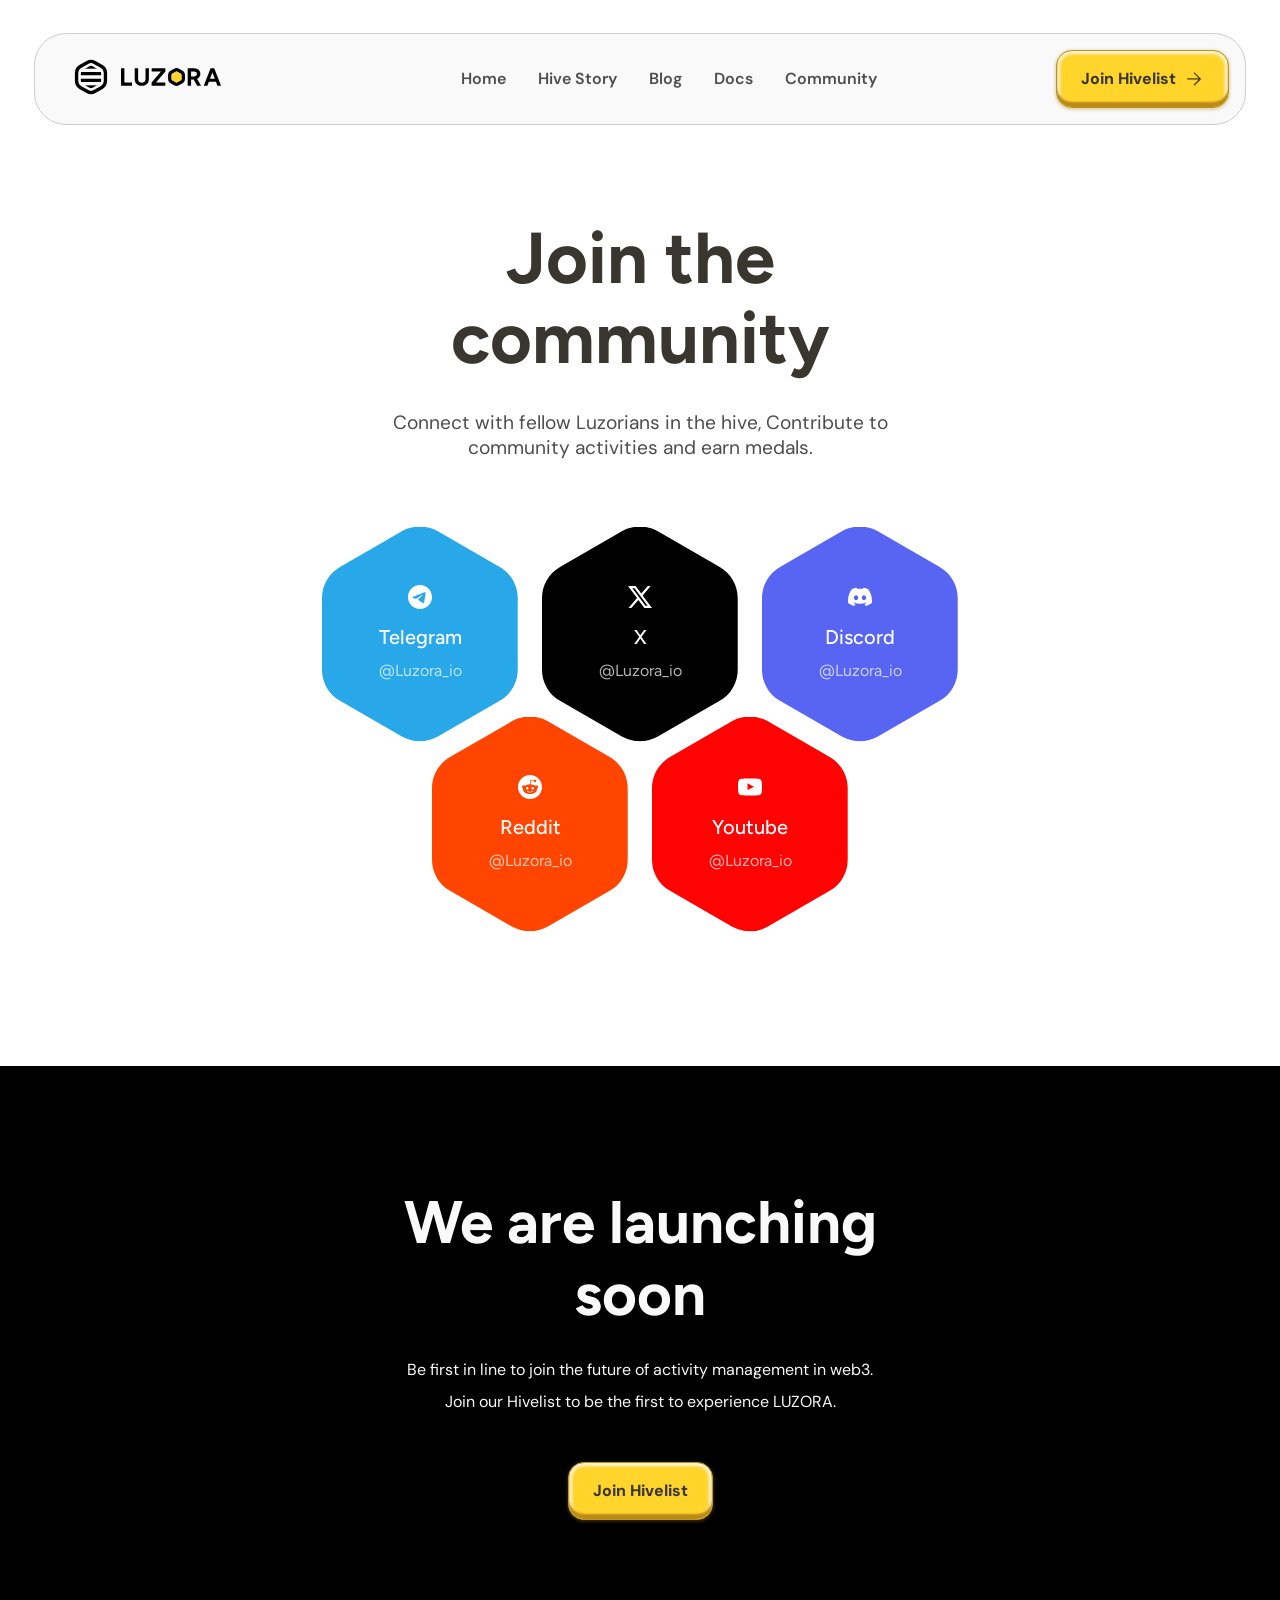
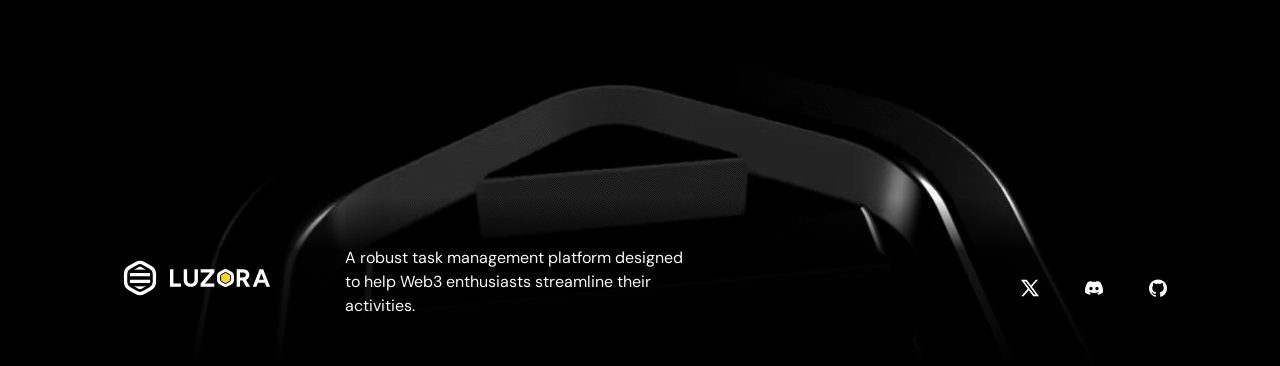
<file: community.html>
<!DOCTYPE html>
<html lang="en">
<head>
    <meta charset="UTF-8">
    <meta name="viewport" content="width=device-width, initial-scale=1.0">
    <title>Community</title>
    <meta name="description" content="Connect with thousands of Web3 enthusiasts building consistency together. Join the Luzora Hive on Discord, follow us on X, and never farm alone again.">
    <link rel="icon" href="asset/images/Logo Png.png" type="image/png">

  <!-- Styles -->
    <link href="css/styles.css" rel="stylesheet">
    <link href="css/pages/community.css" rel="stylesheet">
</head>
<body>
    <header>
    </header>
    <main>
        <div class="com-content">
            <div class="com-details">
                <h1>Join the community</h1>
                <p>Connect with fellow Luzorians in the hive, Contribute to community activities and earn medals.</p>
            </div>
        </div>

        <div class="community-links">
            <div class="com-top-links">
                <a href="#" class="social-link-hex">
                    <img src="asset/icons/Telegram - Negative 24px.svg" alt="telegram icon" id="link-icon">
                    <div class="link-details">
                        <h3>Telegram</h3>
                        <p>@Luzora_io</p>
                    </div>
                    <img src="asset/images/Polygon tg.svg" alt="polygon bg" class="bg-hex">
                </a>

                <a href="https://x.com/Luzora_io" target="_blank" class="social-link-hex">
                    <img src="asset/icons/Twitter - Negative 24px.svg" alt="telegram icon" id="link-icon">
                    <div class="link-details">
                        <h3>X</h3>
                        <p>@Luzora_io</p>
                    </div>
                    <img src="asset/images/Polygon x.svg" alt="polygon bg" class="bg-hex">
                </a>

                <a href="#" class="social-link-hex">
                    <img src="asset/icons/Discord - Negative 24px.svg" alt="telegram icon" id="link-icon">
                    <div class="link-details">
                        <h3>Discord</h3>
                        <p>@Luzora_io</p>
                    </div>
                    <img src="asset/images/Polygon discord.svg" alt="polygon bg" class="bg-hex">
                </a>
            </div>

            <div class="com-bottom-links">
                <a href="#" class="social-link-hex">
                    <img src="asset/icons/Reddit - Negative 24.svg" alt="Reddit icon" id="link-icon">
                    <div class="link-details">
                        <h3>Reddit</h3>
                        <p>@Luzora_io</p>
                    </div>
                    <img src="asset/images/Polygon redddit.svg" alt="polygon bg" class="bg-hex">
                </a>

                <a href="#" class="social-link-hex">
                    <img src="asset/icons/YouTube - Negative 24.svg" alt="youtube icon" id="link-icon">
                    <div class="link-details">
                        <h3>Youtube</h3>
                        <p>@Luzora_io</p>
                    </div>
                    <img src="asset/images/Polygon youtube.svg" alt="polygon bg" class="bg-hex">
                </a>
            </div>

        </div>
    </main>
    <footer class="footer-section">

    </footer>
    <script src="js/components.js" defer></script>
    <script src="js/script.js" defer></script>
    <script src="js/hivestory.js" defer></script>
</body>
</html>
</file>
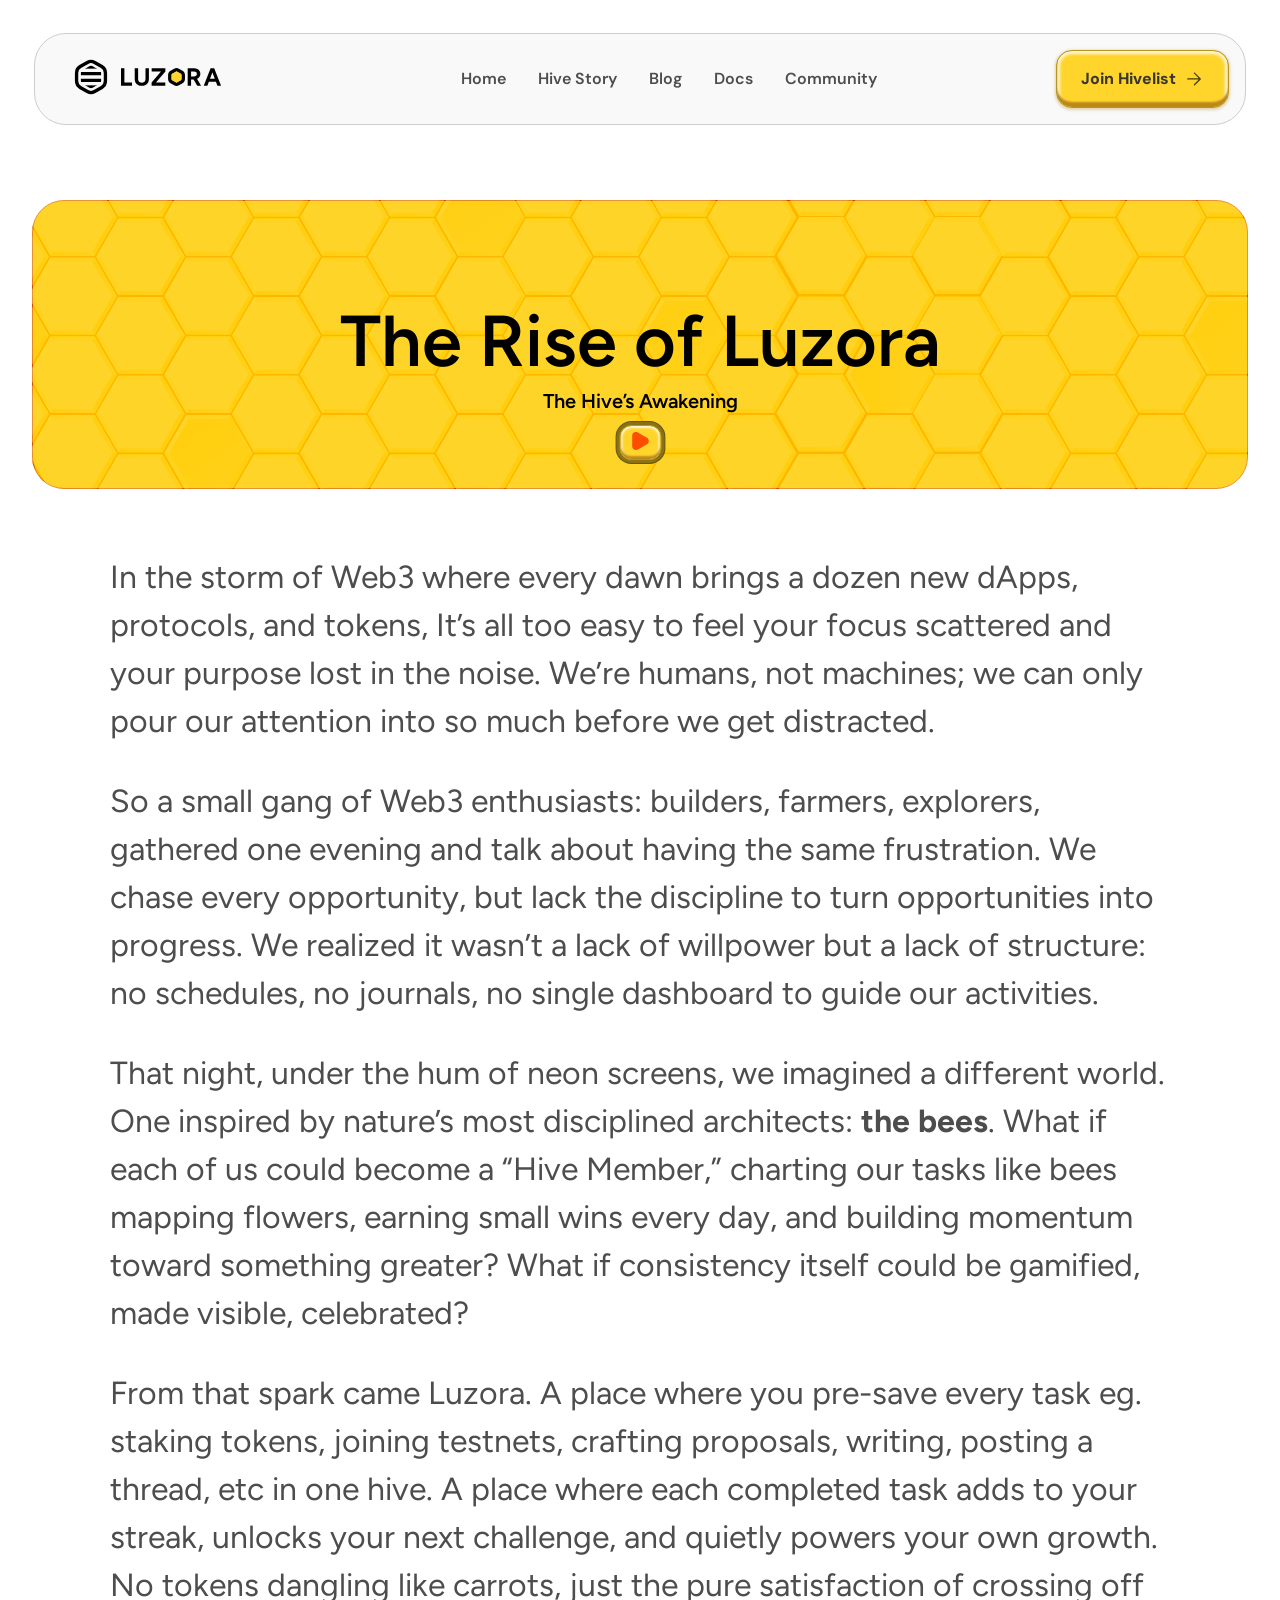
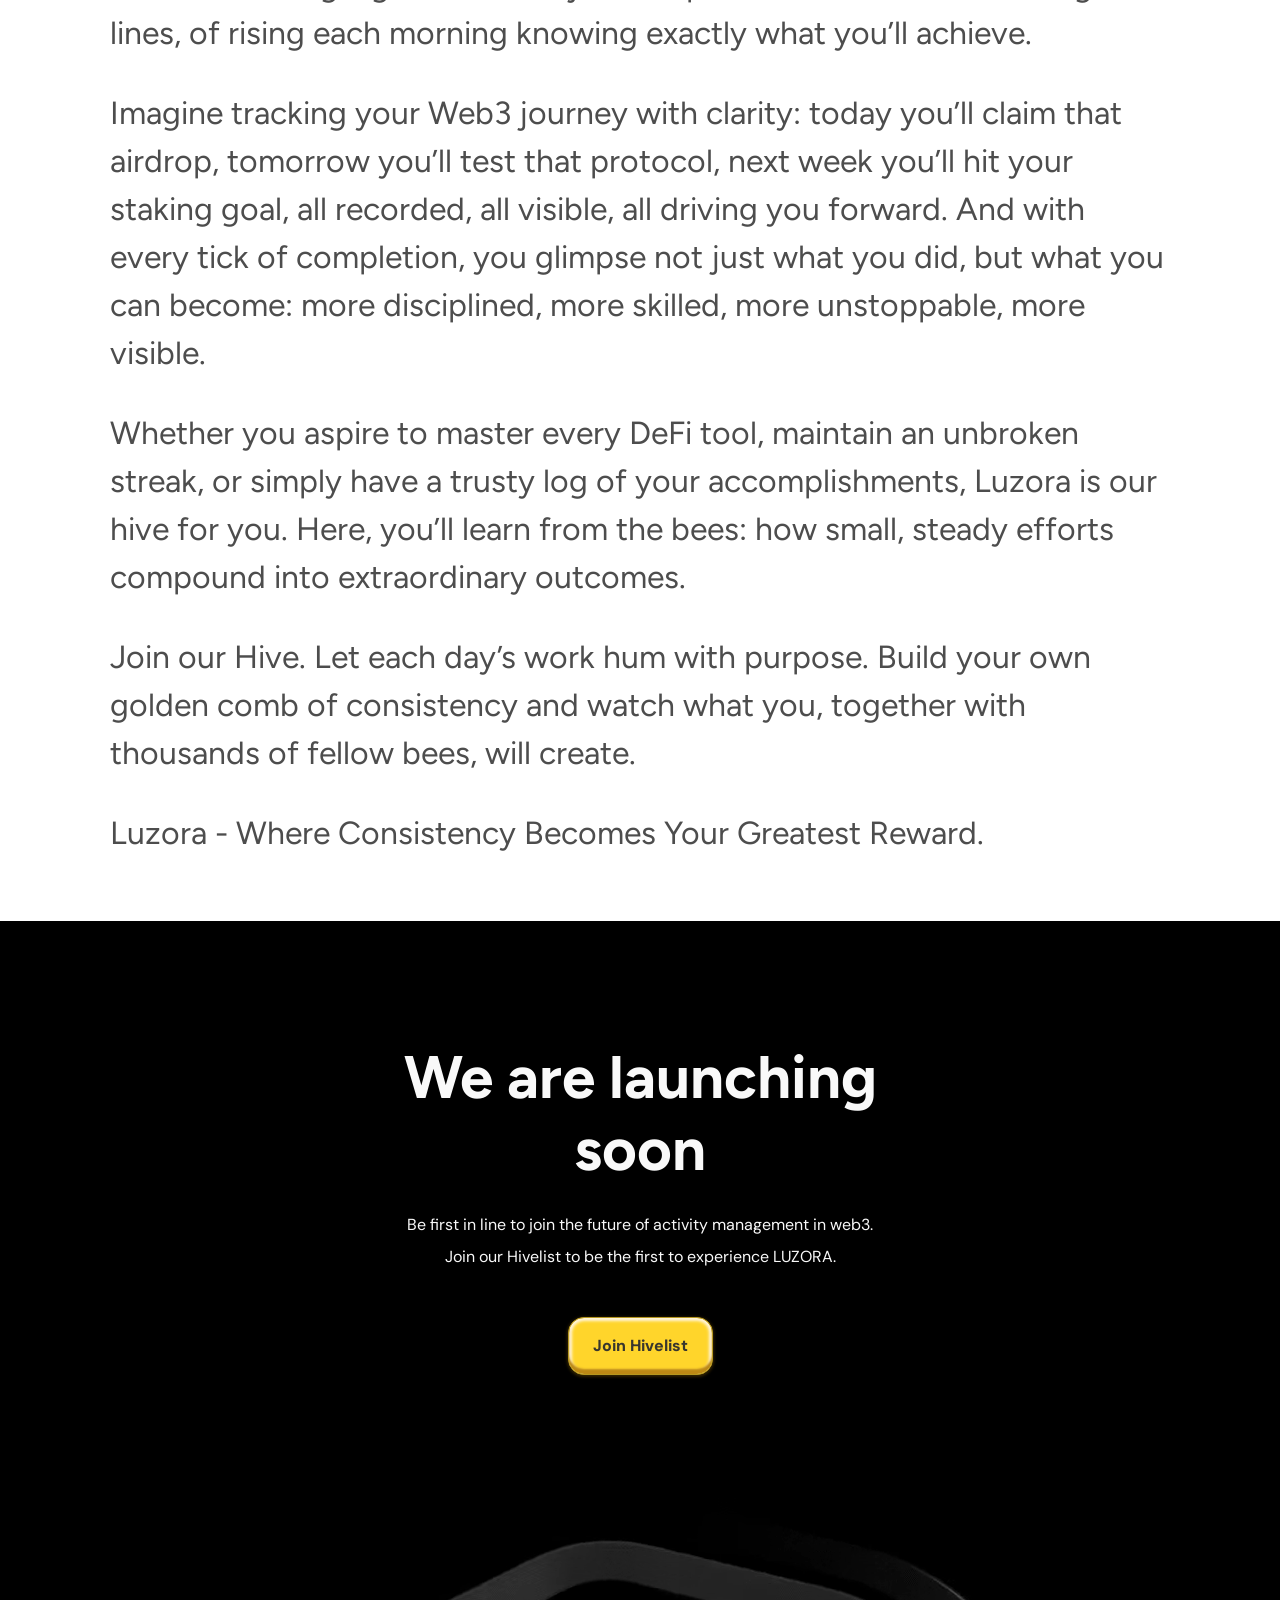
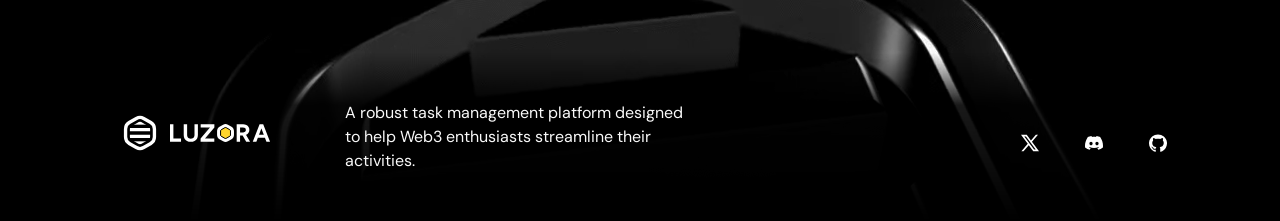
<file: hivestory.html>
<!DOCTYPE html>
<html lang="en">
<head>
    <meta charset="UTF-8">
    <meta name="viewport" content="width=device-width, initial-scale=1.0">
    <title>Hive Story</title>
    <meta name="description" content="The story behind Luzora and why we built it.">
    <link rel="icon" href="asset/images/Logo Png.png" type="image/png">

    <!-- Styles -->
    <link href="css/styles.css" rel="stylesheet">
    <link href="css/pages/hivestory.css" rel="stylesheet">
   
</head>
<body>
    <header>
    </header>
    <main>
        <div class="hs-mainimage">
            <img src="asset/images/Hive pattern.svg" alt="hivepatterns">
            <div class="content">
                <h1>The Rise of Luzora</h1>
                <p>The Hive&#x2019;s Awakening</p>
                <div class="play-article">
                    <button class="button-icon-brand-sm play-btn" id="playBtn"><img src="asset/icons/Play-Black.svg" alt="play button" id="play-icon"><img src="asset/icons/Pause-rectangle-Black.svg" alt="play button" id="pause-icon"></button>
                </div>
            </div>
        </div>

        <div class="hs-story">
            <article class="hs-article">
                <p>
                    <span class="sentence">In the storm of Web3 where every dawn brings a dozen new dApps, protocols, and tokens, It&#x2019;s all too easy to feel your focus scattered and your purpose lost in the noise.</span> 
                    <span class="sentence">We&#x2019;re humans, not machines; we can only pour our attention into so much before we get distracted.</span>
                </p>
                <p>
                    <span class="sentence">So a small gang of Web3 enthusiasts: builders, farmers, explorers, gathered one evening and talk about having the same frustration.</span> 
                    <span class="sentence">We chase every opportunity, but lack the discipline to turn opportunities into progress.</span> 
                    <span class="sentence">We realized it wasn&#x2019;t a lack of willpower but a lack of structure: no schedules, no journals, no single dashboard to guide our activities.</span>  
                </p>
                <p>
                    <span class="sentence">That night, under the hum of neon screens, we imagined a different world.</span> 
                    <span class="sentence">One inspired by nature&#x2019;s most disciplined architects:  <strong>the bees</strong>.</span> 
                    <span class="sentence">What if each of us could become a “Hive Member,” charting our tasks like bees mapping flowers, earning small wins every day, and building momentum toward something greater?</span> 
                    <span class="sentence">What if consistency itself could be gamified, made visible, celebrated?</span>
                </p>
                <p>
                    <span class="sentence">From that spark came Luzora.</span> 
                    <span class="sentence">A place where you pre-save every task eg. staking tokens, joining testnets, crafting proposals, writing, posting a thread, etc in one hive.</span> 
                    <span class="sentence">A place where each completed task adds to your streak, unlocks your next challenge, and quietly powers your own growth.</span> 
                    <span class="sentence">No tokens dangling like carrots, just the pure satisfaction of crossing off lines, of rising each morning knowing exactly what you&#x2019;ll achieve.</span>
                </p>
                <p>
                    <span class="sentence">Imagine tracking your Web3 journey with clarity: today you&#x2019;ll claim that airdrop, tomorrow you&#x2019;ll test that protocol, next week you&#x2019;ll hit your staking goal, all recorded, all visible, all driving you forward.</span> 
                    <span class="sentence">And with every tick of completion, you glimpse not just what you did, but what you can become: more disciplined, more skilled, more unstoppable, more visible.</span>
                </p>
                <p>
                    <span class="sentence">Whether you aspire to master every DeFi tool, maintain an unbroken streak, or simply have a trusty log of your accomplishments, Luzora is our hive for you.</span> 
                    <span class="sentence">Here, you&#x2019;ll learn from the bees: how small, steady efforts compound into extraordinary outcomes.</span>
                </p>
                <p>
                    <span class="sentence">Join our Hive.</span> 
                    <span class="sentence">Let each day&#x2019;s work hum with purpose.</span> 
                    <span class="sentence">Build your own golden comb of consistency and watch what you, together with thousands of fellow bees, will create.</span>
                </p>
                <p>
                <span class="sentence">Luzora -  Where Consistency Becomes Your Greatest Reward.</span>
                </p>
            </article>
        </div>

    </main>
    <footer class="footer-section">
        
    </footer>
    <script src="js/components.js" defer></script>
    <script src="js/script.js" defer></script>
    <script src="js/hivestory.js" defer></script>
</body>
</html>
</file>
<file: css/styles.css>
::selection{
    background: #FFD52B;
    color: #000000;
}


/* == FONTS — Self Hosted == */


@font-face {
    font-family: 'Figtree';
    src: url('../asset/fonts/figtree-v9-latin-300.woff2') format('woff2');
    font-weight: 300;
    font-style: normal;
    font-display: swap;
}

@font-face {
    font-family: 'Figtree';
    src: url('../asset/fonts/figtree-v9-latin-regular.woff2') format('woff2');
    font-weight: 400;
    font-style: normal;
    font-display: swap;
}

@font-face {
    font-family: 'Figtree';
    src: url('../asset/fonts/figtree-v9-latin-500.woff2') format('woff2');
    font-weight: 500;
    font-style: normal;
    font-display: swap;
}

@font-face {
    font-family: 'Figtree';
    src: url('../asset/fonts/figtree-v9-latin-600.woff2') format('woff2');
    font-weight: 600;
    font-style: normal;
    font-display: swap;
}

@font-face {
    font-family: 'Figtree';
    src: url('../asset/fonts/figtree-v9-latin-700.woff2') format('woff2');
    font-weight: 700;
    font-style: normal;
    font-display: swap;
}

@font-face {
    font-family: 'Figtree';
    src: url('../asset/fonts/figtree-v9-latin-800.woff2') format('woff2');
    font-weight: 800;
    font-style: normal;
    font-display: swap;
}

@font-face {
    font-family: 'Figtree';
    src: url('../asset/fonts/figtree-v9-latin-900.woff2') format('woff2');
    font-weight: 900;
    font-style: normal;
    font-display: swap;
}

/* DM sans */

@font-face {
    font-family: 'dm sans';
    src: url('../asset/fonts/dm-sans-v17-latin-200.woff2') format('woff2');
    font-weight: 200;
    font-style: normal;
    font-display: swap;
}

@font-face {
    font-family: 'dm sans';
    src: url('../asset/fonts/dm-sans-v17-latin-300.woff2') format('woff2');
    font-weight: 300;
    font-style: normal;
    font-display: swap;
}

@font-face {
    font-family: 'dm sans';
    src: url('../asset/fonts/dm-sans-v17-latin-regular.woff2') format('woff2');
    font-weight: 400;
    font-style: normal;
    font-display: swap;
}

@font-face {
    font-family: 'dm sans';
    src: url('../asset/fonts/dm-sans-v17-latin-500.woff2') format('woff2');
    font-weight: 500;
    font-style: normal;
    font-display: swap;
}

@font-face {
    font-family: 'dm sans';
    src: url('../asset/fonts/dm-sans-v17-latin-600.woff2') format('woff2');
    font-weight: 600;
    font-style: normal;
    font-display: swap;
}

@font-face {
    font-family: 'dm sans';
    src: url('../asset/fonts/dm-sans-v17-latin-700.woff2') format('woff2');
    font-weight: 700;
    font-style: normal;
    font-display: swap;
}

@font-face {
    font-family: 'dm sans';
    src: url('../asset/fonts/dm-sans-v17-latin-800.woff2') format('woff2');
    font-weight: 800;
    font-style: normal;
    font-display: swap;
}

@font-face {
    font-family: 'dm sans';
    src: url('../asset/fonts/dm-sans-v17-latin-900.woff2') format('woff2');
    font-weight: 900;
    font-style: normal;
    font-display: swap;
}



body{
    font-family: figtree;
    background-color: #ffffff;
    margin: 0;
    max-width: 100%;
    overflow-x: hidden;
}

* {
  box-sizing: border-box;
}

header{
    padding: 0px 34px;
    position: fixed;
    box-sizing: border-box;
    width: 100%;
    max-width: 100vw;
    margin-top: 1px;
    top: 32px;
    z-index: 100;
    transition: transform 0.3s ease;
}

header.hidden {
    transform: translateY(-140%);
}

header.visible {
    transform: translateY(0);
}

.topbar{
    display: flex;
    flex-direction: row;
    justify-content: space-between;
    align-items: center;
    padding: 24px 24px 24px 16px;
    height: auto;
    border-radius: 32px;
    max-width: 100%;
    background-color: #F9F9F9;
    box-sizing: border-box;
    position: relative;
}

.logo{
    padding: 0 20px;
}

ul{
    display: flex;
    flex-direction: row;
    list-style-type: none;
    gap: 1rem;
    font-family: dm sans;
    font-size: 1rem;
    line-height: 1.5rem;
    font-weight: 600;
    color: #4D4D4D;
}


a{
    color: #4D4D4D;
    
}

a:hover{
    color: #4D4D4D;
}

.nav-button{
    text-decoration: none;
    padding: 4px 8px;
    border-radius: 8px;
}

.nav-button:hover{
    background-color: #FFEC9D;
}

.nav-button:active{
    background-color: #E8C227;
}

.navigation-overlay{
    display: flex;
    flex-direction: column;
    align-items: end;
    padding: 16px;
    transform: translateY(-8px) scale(0.98);
    visibility: hidden;
    opacity: 0;
    background-color: #FFFFFF;
    gap: 16px;
    border: solid 1px #E5E5E5;
    border-radius: 2rem;
    top: 0px;
    right: 16px;
    box-shadow:
     0px 3px 10.7px 0px rgba(0, 0, 0, 0.06);
    transition: opacity 0.2s ease, transform 0.2s ease, visibility 0.2s ease;
}

.overlay-nav-buttons{
    display: flex;
    flex-direction: row;
    flex-wrap: wrap;
    max-width: 306px;
    gap: 16px 16px;
}

.overlay-nav-button{
    display: flex;
    background-color: #F2F2F2;
    min-width: 145px;
    min-height: 82px;
    align-items: center;
    justify-content: center;
    color: #38362E;
    font-family: dm sans;
    font-size: 1rem;
    line-height: 24px;
    font-weight: 600;
    text-align: center;
    border-radius: 16px;
}

.overlay-nav-buttons a{
    text-decoration: none;
}

main{
    display: block;
    padding: 0px 0px;
    width: 100%;
}

.hero-section{
    display: flex;
    flex-direction: column;
    align-items: center;
    padding: 108px 24px 24px 24px;
    margin: 32px;
    max-width: 100%;
    max-height: calc(100vh - 64px);
    height: 100vh;
    border: solid 1px #CCCCCC;
    background-color: #F9F9F9;
    border-radius: 32px;
}

.imagehero {
    display: flex;
    height: 55%;
    width: 100%;
    background-color: #FFD52B;
    align-items: center;
    justify-content: center;
    overflow: hidden;
    flex-direction: row;
    border-radius: 16px;
    border: solid 1px #B5971F;
    box-shadow: inset 0px 4px 0px rgba(0, 0, 0, 0.1);
    position: relative; 
}

#dashboard-image{
    height: auto;
    object-fit: cover;
    top: 52px;
    left: 50%;                          /* center anchor */
    transform: translateX(-50%);
    max-width: 1089px;
    margin-left: auto;
    margin-right: auto;
    position: absolute;
    width: clamp(320px, 85vw, 1089px);
    z-index: 1;

}

#rookiebeehero{
    height: auto;
    object-fit: cover;
    bottom: -30px;
    right: 16px;
    position: absolute;
    z-index: 2;

}

#ray{
    height: auto;
    object-fit: cover;
    top: -188px;
    left: 50%;                          /* center anchor */
    transform: translateX(-50%);
    max-width: 1366px;
    margin-left: auto;
    margin-right: auto;
    position: absolute;
    width: clamp(200vw, 150vw, 1366px);
    z-index: 0;
}

#herocontent {
    display: flex;
    height: 45%;
    min-height: max-content;
    text-align: center;
    align-items: center;
    justify-content: center;
    flex-direction: column; 
    margin-top: 32px;
    gap: 24px;
    max-width: 760px;
}

h1{
    font-family: figtree;
    font-size: 72px;
    line-height: 80px;
    letter-spacing: -2%;
}

#hero-main-text{
    max-width: 720px;
    color: #38362E;
    margin:0px;
    max-width: 760px;
}


#hero-body{
    font-size: 24px;
    line-height: 32px;
    margin: 0px;
    color: #4D4D4D;
    max-width: 720px;
}

.button-brand {
    display: inline-flex;
    align-items: center;
    justify-content: center;
    gap: 8px;
    padding: 12px 24px;
    background-color: #FFD52B;
    color: #38362E;
    font-family: dm sans;
    font-size: 16px;
    text-decoration: none;
    width: max-content;
    font-weight: 800;
    line-height: 32px;
    border: solid 1px #B5971F;
    border-radius: 16px;
    cursor: pointer;
    box-shadow: 
        0px 1px 3px 1px rgba(170, 119, 5, 0.30),
        inset 0px -5px 2px 0px rgba(189, 137, 21, 1),
        inset 0px 0px 3px 3px rgba(255, 245, 223, 1);
}

.button-primary {
    display: inline-flex;
    align-items: center;
    justify-content: center;
    gap: 12px;
    padding: 12px 24px;
    background-color: #38362E;
    color: #FFFFFF;
    font-family: dm sans;
    font-size: 16px;
    width: max-content;
    font-weight: 600;
    line-height: 32px;
    border: solid 1px #000000;
    border-radius: 12px;
    cursor: pointer;
    box-shadow: 
        0px 2px 3px 0px rgba(0, 0, 0, 0.34),
        inset 0px -3px 2px 0px rgba(0, 0, 0, 0.78),
        inset 0px 0px 1px 2px rgba(255, 255, 255, 0.25);
}

.button-icon-tertiary {
    display: inline-flex;
    align-items: center;
    justify-content: center;
    padding: 13px;
    width: max-content;
    border-radius: 8px;
    cursor: pointer;
    background-color: transparent;
    margin-top: 0px;
    border: none;
    outline: none;
}

.button-icon-neutral {
    display: none;
    align-items: center;
    justify-content: center;
    padding: 13px;
    width: max-content;
    border-radius: 12px;
    cursor: pointer;
    background-color: #F2F2F2;
    margin-top: 0px;
    border: solid 1px #E5E5E5;
    outline: none;
}

.button-icon-brand {
    align-items: center;
    justify-content: center;
    padding: 13px;
    width: max-content;
    border-radius: 12px;
    cursor: pointer;
    background-color: #FFD52B;
    margin-top: 0px;
    border: solid 1px #B5971F;
    outline: none;
    box-shadow: 
        0px 1px 3px 1px rgba(170, 119, 5, 0.30),
        inset 0px -5px 2px 0px rgba(189, 137, 21, 1),
        inset 0px 0px 3px 3px rgba(255, 245, 223, 1);
}

.button-icon-brand-sm {
    align-items: center;
    justify-content: center;
    padding: 13px;
    width: max-content;
    border-radius: 12px;
    cursor: pointer;
    background-color: #FFD52B;
    margin-top: 0px;
    border: solid 1px #B5971F;
    outline: none;
    box-shadow: 
        0px 1px 1px 1px rgba(180, 129, 14, 0.2),
        inset 0px -3px 2px 0px rgba(189, 137, 21, 1),
        inset 0px 0px 2px 2px rgba(255, 245, 223, 1);
}

.impact-section{
    display: flex;
    flex-direction: column;
    align-items: center;
    padding: 44px;
    margin: 64px 32px;
    max-width: 100%;
    max-height: calc(100vh - 64px);
    height: 100vh;
    border: solid 1px #B5971F;
    background-color: #FFD52B;
    border-radius: 32px;
    position: relative;
    gap: 24px;
}

.impactcontainer{
    width: 100%;
    height: 100%;
    display: flex;
    flex-direction: column;
    justify-content: space-between;
    overflow: hidden;
    position: relative;
    align-items: center;
}

.section-title{
    display: block;
    text-align: center;
    font-family: dm sans;
    font-size: 24px;
    line-height: 28px;
    font-weight: 600;
    margin: 0px;
}

.impact-list{
    display: flex;
    flex-direction: row;
    gap: 84px;
    align-items: flex-start; /* aligns cards to the top */
    width: 100%;
    padding: 48px;
    box-sizing: border-box;
    justify-content: center
}

.impact-card{
    flex: 1;
    display: flex;
    flex-direction: column;
    max-width: 360px;
    gap: 1rem;
}

.impact-card > h3{
    font-family: figtree;
    font-size: 32px;
    line-height: 40px;
    color: #000000;
    margin: 0px;
}

.impact-card > p {
  font-family: Figtree, sans-serif;
  font-size: 20px;
  line-height: 2rem;
  color: #38362E;
  margin: 0;
}

.impact-bottom{
    display: flex;
    flex-direction: row;
    gap: 32px;
    height: auto;
    align-items: flex-end;
    justify-content: center;
    z-index: 1;
}

.impact-bottom > p{
    font-size: 146px;
    font-weight: 900;
    line-height: 1;
    margin: 0px;
    color: #000000;
}

.impact-bottom > div{
    display: flex;
    flex-direction: row;
    gap: 60px;
    font-size: 24px;
    font-weight: 700;
    line-height: 28px;
}

.impact-section > img{
    position: absolute;
    width: 100%;
    height: auto;
    z-index: 0;
    bottom: 0px;
    min-width: 100%

}

.features{
    display: flex;
    flex-direction: column;
    align-items: center;
    padding: 74px 60PX;
    margin: 64px 32px;
    max-width: 100%;
    height: auto;
    border-radius: 32px;
    position: relative;
    gap: 32px;
}

.bento-grid{
    display: grid;
    grid-template-columns: repeat(3, 1fr);
    gap: 24px;
    width: 100%;
    box-sizing: border-box;
    max-width: 1320px;
}

.bento-card{
    display: flex;
    flex-direction: column;
    background-color: #F9F9F9;
    border-radius: 32px;
    border: solid 1px #cccccc;
    overflow: hidden;
    max-height: 424px;
}

.card-content {
    padding: 20px;
    margin: 0px 14px 14px 14px;
    border: 1px solid #CCCCCC;
    background: #ffffff;
    border-radius: 16px;
    gap: 5px;
}

.card-content > h3 {
    font-family: figtree;
    font-size: 20px;
    line-height: 24px;
    color: #38362E;
    margin: 0px;

}

.card-content > p {
    font-family: dm sans;
    font-size: 16px;
    line-height: 24px;
    color: #38362E;
    margin: 8px 0px 0px 0px;
}

/* Card internals */
.card-image {
  flex: 1;
  overflow: hidden;
  min-height: 200px;
}

.card-image img {
  width: 100%;
  height: 100%;
  object-fit: cover;
}

.bento-grid-lower{
    display: grid;
    grid-template-columns: 2fr 3fr;
    gap: 24px;
    width: 100%;
    box-sizing: border-box;
    max-width: 1320px;
}


.hlw-section{
    display: flex;
    flex-direction: column;
    align-items: center;
    padding: 64px 80px;
    margin: 64px 32px;
    max-width: 100%;
    border-radius: 32px;
    position: relative;
    gap: 32px;
}

.hlw-steps{
    display: flex;
    width: 100%;
    gap: 24px;
    flex-direction: row;
    align-items: flex-start;
    justify-content: center;
    position: relative;
}

.steps{
    display: flex;
    flex-direction: column;
    gap: 32px;
    max-width: 410px;
    padding: 24px 16px;
    justify-content: center;
    align-items: center;
}

.steps > p{
    font-family: dm sans;
    font-size: 18px;
    font-weight: 500;
    line-height: 32px;
    color: #4D4D4D;
    margin: 0px;
    text-align: center;
    max-height: 96px;
    overflow: visible;
    position: relative;
}

.steps-card{
    display: inline-flex;
    flex-direction: row;
    gap: 8px;
    font-family: dm sans;
    background-color: #FFF2BD;
    border-radius: 20px;
    border: solid 1px #FFDD55;
    padding: 4px 16px 4px 4px;
    justify-content: center;
    align-items: center;
}

.steps-card > span{
    font-family: figtree;
    font-size: 24px;
    font-weight: 600;
    line-height: 28px;
    background-color: #ffffff;
    color: #B5971F;
    width: 44px;
    height: 44px;
    align-items: center;
    justify-content: center;
    display: flex;
    margin: 0px;
    border-radius: 16px;
    border: solid 1px #FFDD55;
}

.steps-card > p{
    font-family: dm sans;
    font-size: 16px;
    font-weight: 600;
    line-height: 120%;
    color: #4D4D4D;
    margin: 0px;
}   



.secondcard{
    display: inline-flex;
    flex-direction: row;
    gap: 8px;
    font-family: dm sans;
    background-color: #E1F9E7;
    border-radius: 20px;
    border: solid 1px #6FCA8F;
    padding: 4px 16px 4px 4px;
    justify-content: center;
    align-items: center;
}

.secondcard > span{
    font-family: figtree;
    font-size: 24px;
    font-weight: 600;
    line-height: 28px;
    background-color: #ffffff;
    color: #53AF70;
    width: 44px;
    height: 44px;
    align-items: center;
    justify-content: center;
    display: flex;
    margin: 0px;
    border-radius: 16px;
    border: solid 1px #6FCA8F;
}

.secondcard > p{
    font-family: dm sans;
    font-size: 16px;
    font-weight: 600;
    line-height: 120%;
    color: #4D4D4D;
    margin: 0px;
}   

.thirdcard {
    display: inline-flex;
    flex-direction: row;
    gap: 8px;
    font-family: dm sans;
    background-color: #D6E8FD;
    border-radius: 20px;
    border: solid 1px #6CAFF7;
    padding: 4px 16px 4px 4px;
    justify-content: center;
    align-items: center;
}

.thirdcard > span{
    font-family: figtree;
    font-size: 24px;
    font-weight: 600;
    line-height: 28px;
    background-color: #ffffff;
    color: #346EE7;
    width: 44px;
    height: 44px;
    align-items: center;
    justify-content: center;
    display: flex;
    margin: 0px;
    border-radius: 16px;
    border: solid 1px #6CAFF7;
}

.thirdcard > p{
    font-family: dm sans;
    font-size: 16px;
    font-weight: 600;
    line-height: 120%;
    color: #4D4D4D;
    margin: 0px;
}   

.steps > .button-primary{
    position: absolute;
    bottom: 44px;
}

.crafted-section{
    display: flex;
    flex-direction: column;
    align-items: center;
    padding: 95px 64px;
    margin: 32px 32px;
    max-width: 100%;
    max-height: calc(100vh - 64px);
    border: solid 1px #CCCCCC;
    background-color: #F9F9F9;
    border-radius: 32px;
    position: relative;
    gap: 64px;
}

.crafted-top-content{
    display: flex;
    flex-direction: column;
    align-items: center;
    gap: 24px;
    max-width: 850px;
    text-align: center;
}

.crafted-top-content > h2{
    font-family: figtree;
    font-size: 60px;
    line-height: 72px;
    color: #38362E;
    margin: 0px;
    letter-spacing: -2px;
}

.crafted-top-content > p{
    font-family: dm sans;
    font-size: 20px;
    line-height: 32px;
    color: #4D4D4D;
    margin: 0px;
}

.luzora-users{
    display: flex;
    width: auto;
    flex-direction: row;
    gap: 24px;

}

.user-card{
    display: flex;
    max-width: 248px;
    height: 278px;
    padding: 16px;
    flex-direction: column;
    align-items:flex-end;
    overflow: hidden;
    position: relative;
    box-sizing: border-box;
    background-color: #ffffff;
    border: solid 1px #E5E5E5;
    border-radius: 24px;
}

.user-card > img{
    top: -100px;
    left: -92px;
    position: absolute;
    z-index: 0;
}

.user-card > div{
    display: flex;
    flex-direction: column;
    width: 100%;
    margin-top: auto;
    gap:8px;
    z-index: 1;
}

.user-card p{
    color: #38362E;
    margin: 0px;
    font-size: 16px;
    line-height: 24px;
}

.user-card h3{
    font-size: 20px;
    line-height: 28px;
    margin: 0px;

}

.consistency-indicator-section{
    display: flex;
    flex-direction: column;
    align-items: center;
    padding: 95px 80px;
    margin: 0px;
    max-width: 100%;
    height: 100%;
    border-radius: 32px;
    position: relative;
    gap: 32px;
}

.consistency-title{
    font-family: figtree;
    font-size: 60px;
    line-height: 72px;
    font-weight: 700;
    color: #38362E;
    margin: 0px;

}

.consistency-indicator-section h4{
    font-family: dm sans;
    font-weight: 400;
    font-size: 20px;
    line-height: 28px;
    margin: 0px;
    color: #4D4D4D;

}

.consistency-indicator-section p{
    font-family: dm sans;
    font-size: 20px;
    line-height: 32px;
    text-align: center;
    font-weight: 500;
    max-width: 766px;
    width: 100%;
}

.projects-section{
    display: flex;
    flex-direction: column;
    padding: 70px;
    margin: 0px;
    max-width: 100%;
    max-height: calc(100vh);
    height: 100vh;
    border-radius: 32px;
    position: relative;
    gap: 32px;
}

.projects-section-title{
    width: 468px;
    display: flex;
    flex-direction: column;
    gap: 16px;
    position: relative; 
    z-index: 1;
}

.projects-section-title h3{
    font-family: figtree;
    font-size: 32px;
    line-height: 40px;
    font-weight: 600;
    margin: 0px;
}

.projects-section-title .highlight{
    background-color: #1a1a1a; /* your yellow */
    color: #F5C518;
    padding: 0 8px;
    display: inline; 
    font-weight: 900;    
}

.projects-section-title p{
    font-family: dm sans;
    font-size: 20px;
    line-height: 28px;
    color: #4D4D4D;
    margin: 0px;
}

.projects-section img{
    max-width: 712px;
    position: absolute;
    top: 50%;
    left: 50%;
    transform: translate(-50%, -50%);
    animation: spin 100s linear infinite;
    z-index: 0;
}

@keyframes spin {
  from {
    transform: translate(-50%, -50%) rotate(0deg);
  }
  to {
    transform: translate(-50%, -50%) rotate(360deg);
  }
}

.projects-footer{
    font-size: 32px;
    line-height: 40px;
    position: absolute;
    right: 90px;
    bottom: 108px;
    z-index: 1;
}

.projects-footer .highlight{
    background-color: #F5C518; /* your yellow */
    color: #1a1a1a;
    padding: 0 8px;
    display: inline; 
    font-weight: 900;   
}

.faq-section {
  display: flex;
  flex-direction: row;
  gap: 64px;
  padding: 118px 48px;
  align-items: center;
  justify-content: center;
  box-sizing: border-box;
  width: 100%;
  margin-left: auto;
  margin-right: auto;
  align-items: flex-start;
  
}

/* --- Left Column --- */
.faq-left {
  display: flex;
  flex-direction: column;
  gap: 12px;
  min-width: 345px;
  max-width: 360px;
}

.faq-left h2 {
  font-size: 48px;
  line-height: 56px;
  font-weight: 400;
  color: #000000;
  margin: 0;
}

.faq-subtitle {
  font-size: 18px;
  color: #808080;
  margin: 0;
}

.faq-cta-text {
  font-size: 18px;
  color: #808080;
  margin: 32px 0 4px 0;
}

.discord-btn:hover {
  background-color: #333;
}

/* --- Right Column --- */
.faq-right {
  display: flex;
  flex-direction: column;
  gap: 20px;
  max-width: 880px
}

/* --- FAQ Item --- */
.faq-item {
    border-radius: 8px;
    overflow: hidden;
    background-color: #ffffff;
    transition: background-color 0.2s ease;
    width: 100%;
    padding: 16px 24px;
    gap: 24px;
}

/* Hover state — closed */
.faq-item:hover {
  background-color: #FFF2BD; /* light yellow */
}

/* Opened state */
.faq-item.open {
  background-color: #FFDD55; /* full yellow */
}

/* Open hover state */
.faq-item.open:hover {
  background-color: #FFD52B; /* slightly darker yellow */
}

/* --- Question Button --- */
.faq-question {
  width: 100%;
  display: flex;
  justify-content: space-between;
  align-items: center;
  background: transparent;
  border: none;
  cursor: pointer;
  text-align: left;
  gap: 16px;
  padding: 0px;
}

.faq-question span {
    font-family: figtree;
    font-size: 24px;
    line-height: 28px;
    font-weight: 400;
    color: #38362E;
}

/* --- Chevron Icon --- */
.faq-icon {
  flex-shrink: 0;
  transition: transform 0.3s ease;
  color: #808080;
}

/* Rotate chevron when open */
.faq-item.open .faq-icon {
  transform: rotate(180deg);
}

/* --- Answer --- */
.faq-answer {
  max-height: 0;
  overflow: hidden;
  transition: max-height 0.35s ease, padding 0.35s ease;
}

.faq-item.open .faq-answer {
  max-height: 400px; /* large enough for any answer */
  /**padding: 0 24px 20px 24px;*/
  margin-top: 24px;
}

.faq-answer p {
    font-family: dm sans;
    font-size: 20px;
    line-height: 32px;
    font-weight: 500;
    color: #38362E;
    margin: 0px;
    line-height: 1.6;
}

.faq-answer ul {
  margin: 4px 0 0 0;
  padding-left: 20px;
  display: flex;
  flex-direction: column;
  gap: 6px;
}

.faq-answer ul li {
  font-size: 20px;
  line-height: 28px;
  font-weight: 500;
  color: #38362E;
  list-style-type: disc;
}

.footer-section{
    display: flex;
    flex-direction: column;
    align-items: center;
    justify-content: space-between;
    padding: 120px 0 0 0;
    margin: 0px;
    max-width: 100%;
    max-height: calc(100vh);
    height: 100vh;
    position: relative;
    gap: 32px;
    background-color: #000000;
    color: #F9F9F9;
    overflow: hidden;
}

.footer-top{
    display: flex;
    flex-direction: column;
    text-align: center;
    align-items: center;
    max-width: 480px;
    gap: 24px;
    z-index: 1;
}

.footer-section h2{
    font-family: figtree;
    font-size: 60px;
    line-height: 72px;
    width: 100%;
    margin: 0px;
}

.footer-section p{
    font-family: dm sans;
    font-size: 16px;
    line-height: 32px;
    width: 100%;
    margin: 0;
}

.footer-section button{
    margin-top: 20px;
}

.footer-bg{
    position: absolute;
    top: auto;
    left: auto;
    z-index: 0;
}

.footer-bar{
    display: flex;
    flex-direction: row;
    justify-content: space-between;
    align-items: flex-start;
    padding: 48px 100px;
    width: 100%;
    z-index: 1;
    background: linear-gradient(
    to top,
    #000000 0%,
    rgba(0, 0, 0, 0.90) 69%,
    rgba(0, 0, 0, 0) 100%);
}

.footer-bar .left{
    display: flex;
    flex-direction: row;
    align-items: flex-start;
    gap: 54px;

}

.footer-bar .left img{
    padding: 12px 20px;
}

.footer-bar .left p{
    max-width: 342px;
    line-height: 24px;
}

.footer-bar .right{
    display: flex;
    flex-direction: row;
    align-items: flex-start;
    gap: 20px;
}

/* ============================================
   TABLET — max-width: 1024px
   ============================================ */
@media (max-width: 1024px) {
 
    /* --- NAV --- */
    header {
        padding: 0px 16px;
        top: 16px;
    }
 
    .topbar {
        padding: 16px;
        border-radius: 32px;
        margin-left: 2px;
        margin-right: 2px;
    }

    .topbar .logo{
        width: 1fr;
    }
    
    .topbar nav{
        display: none;
    }

    .navigation-overlay{
    visibility: visible;
    position: absolute;
    z-index: 100;
    }

    .button-icon-neutral{
        display: flex;
    }

    .navigation-overlay .button-brand{
    width: 100%;
    }

    .topbar .button-brand{
        position: absolute;
        right: 76px;
    }

    ul {
        gap: 0.5rem;
        font-size: 0.875rem;
    }

    .topbar .button-icon-neutral{
        display: flex;
        align-items: center;
        justify-content: center;
    }
 
    /* --- HERO --- */
    .hero-section {
        margin: 16px;
        height: 100%;
        min-height: calc(100vh - 32px);
        max-height: 100%;
        padding: 80px 16px 24px 16px;
        align-items: center;
    }

    .imagehero{
        min-height: 100%;
        height: 600px;
        background-color: #FFD52B;
    }

    #dashboard-image {
        margin-top: 20px;
        width: 80%;
    }   

    #rookiebeehero{
        bottom: -30px;
        width: 150px;
    }

    .herocontent{
        min-height: 100%;
    }
 
    h1 {
        font-size: 52px;
        line-height: 60px;  
    }
 
    #hero-body {
        font-size: 18px;
    }
 
    /* --- IMPACT --- */
    .impact-section {
        margin: 32px 16px;
        height: auto;
        min-height: auto;
        max-height: none;
        padding: 32px;
    }

    
    .impact-card{
        width: 100%;
    }

    .impact-list {
        gap: 40px;
        padding: 24px;
        flex-direction: column;
        align-items: center;
        max-width: 552px;
    }
 
    .impact-card > h3 {
        font-size: 24px;
        line-height: 32px;
        width: 100%;
        text-align: left;
    }
 
    .impact-card > p {
        font-size: 16px;
    }
 
    .impact-bottom > p {
        font-size: 147px;
        line-height: 164px;
    }
 
    .impact-bottom > div {
        gap: 32px;
        font-size: 18px;
    }
 
    /* --- FEATURES --- */
    .features {
        margin: 32px 16px;
        padding: 48px 32px;
    }
 
    .bento-grid {
        grid-template-columns: repeat(2, 1fr);
    }
 
    /* Make 3rd card span full width on tablet */
    .bento-grid .bento-card:nth-child(3) {
        grid-column: 1 / -1;
    }
 
    .bento-grid-lower {
        grid-template-columns: 1fr 1fr;
    }
 
    /* --- HOW LUZORA WORKS --- */
    .hlw-section {
        margin: 32px 16px;
        max-height: none;
        padding: 48px 32px;
    }
 
    .hlw-steps {
        gap: 16px;
        flex-direction: column;
        align-items: center;

    }
 
    .steps {
        max-width: 540px;
        padding: 16px 8px;
        gap: 20px;
        position: relative;
    }
 
    .steps > .button-primary {
        position: absolute;
        bottom: 44px; /* remove absolute on tablet */
    }
 
    /* --- CRAFTED SECTION --- */
    .crafted-section {
        margin: 32px 16px;
        height: auto;
        min-height: auto;
        max-height: none;
        padding: 64px 32px;
        gap: 40px;
    }
 
    .crafted-top-content > h2 {
        font-size: 44px;
        line-height: 56px;
    }
 
    .luzora-users {
        gap: 16px;
    }
 
    .user-card {
        max-width: 220px;
    }
 
    /* --- CONSISTENCY --- */
    .consistency-indicator-section {
        height: auto;
        min-height: auto;
        max-height: none;
        padding: 64px 40px;
    }
 
    .consistency-title {
        font-size: 44px;
        line-height: 56px;
    }
 
    /* --- PROJECTS --- */
    .projects-section {
        height: auto;
        min-height: 100svh;
        max-height: none;
        padding: 48px;
    }
 
    .projects-section-title {
        width: 100%;
        max-width: 468px;
    }
 
    .projects-section img {
        max-width: 480px;
    }
 
    /* --- FAQ --- */
    .faq-section {
        padding: 80px 32px;
        gap: 40px;
    }
 
    .faq-left {
        min-width: 260px;
        max-width: 280px;
    }
 
    .faq-left h2 {
        font-size: 36px;
        line-height: 44px;
    }
 
    .faq-question span {
        font-size: 18px;
    }
 
    /* --- FOOTER --- */
    .footer-section {
        height: auto;
        min-height: 100svh;
        max-height: none;
        padding: 80px 0 0 0;
    }
 
    .footer-section h2 {
        font-size: 44px;
        line-height: 56px;
    }
 
    .footer-bar {
        padding: 48px 48px;
    }
}
 
 
/* ============================================
   MOBILE — max-width: 768px
   ============================================ */
@media (max-width: 768px) {
 
    /* --- NAV --- */
    header {
        padding: 0px 12px;
    }
 
    .topbar {
        padding: 12px 16px;
        border-radius: 32px;
        margin-left: 2px;
    }

    .logo{
    padding: 0 8px;
    }
    /* Hide nav links on mobile */
    .nav-links {
        display: none;
    }

    .topbar .button-brand{
        display: none;
    }
 
    /* --- HERO --- */
    .hero-section {
        margin: 12px;
        padding: 80px 12px 56px 12px;
        border-radius: 32px;
        gap: 42px;  
        align-items: center;
    }
 
    .imagehero {
        height: calc(100vh - 600px);
        border-radius: 20px;
    }
 
    #dashboard-image {
        margin-top: 20px;
        width: 85%;
    }
 
    #rookiebeehero {
        bottom: -20px;
        width: 116px;
    }
 
    #herocontent {
        height: 50%;
        margin-top: 24px;
        gap: 24px;
        padding-left: 0;
        max-width: 400px;
    }
 

 
    #hero-main-text {
        max-width: 100%;
        font-size: 42px;
        line-height: 52px;
    }
 
    #hero-body {
        font-size: 16px;
        line-height: 24px;
        max-width: 100%;
    }
 
    /* --- IMPACT --- */
    .impact-section {
        margin: 16px 12px;
        padding: 24px 20px;
        border-radius: 24px;
        height: auto;
    }
 
    .impact-list {
        flex-direction: column; /* stack cards vertically */
        gap: 32px;
        padding: 16px 0;
    }
 
    .impact-card {
        max-width: 100%;
    }
 
    .impact-card > h3 {
        font-size: 22px;
        line-height: 28px;
    }
 
    .impact-card > p {
        font-size: 15px;
        line-height: 24px;
    }
 
    .impact-bottom {
        flex-direction: column;
        align-items: center;
        gap: 16px;
    }
 
    .impact-bottom > p {
        font-size: 105px;
        line-height: 117px;
    }
 
    .impact-bottom > div {
        flex-direction: column;
        gap: 8px;
        font-size: 16px;
        align-items: center;
        text-align: center;
    }
 
    /* --- FEATURES --- */
    .features {
        margin: 16px 12px;
        padding: 32px 16px;
        border-radius: 24px;
    }
 
    .bento-grid {
        grid-template-columns: 1fr; /* all cards full width */
    }
 
    .bento-grid .bento-card:nth-child(3) {
        grid-column: auto; /* reset tablet override */
    }
 
    .bento-grid-lower {
        grid-template-columns: 1fr; /* stack both wide cards */
    }
 
    .bento-card {
        max-height: none; /* let content breathe */
    }
 
    /* --- HOW LUZORA WORKS --- */
    .hlw-section {
        margin: 16px 12px;
        padding: 32px 16px;
        border-radius: 24px;
    }
 
    .hlw-steps {
        flex-direction: column; /* stack the 3 steps */
        align-items: center;
    }
 
    .steps {
        max-width: 100%;
        width: 100%;
        padding: 16px;
        position: relative;
    }
 
    .steps > .button-primary {
        position: absolute;
        bottom: 44px;
    }
 
    /* --- CRAFTED SECTION --- */
    .crafted-section {
        margin: 16px 12px;
        padding: 48px 20px 20px 20px;
        border-radius: 42px;
        gap: 32px;
    }
 
    .crafted-top-content > h2 {
        font-size: 32px;
        line-height: 40px;
    }
 
    .crafted-top-content > p {
        font-size: 16px;
        line-height: 24px;
    }
 
    .luzora-users {
        flex-direction: column; /* stack user cards */
        align-items: center;
        width: 100%;
    }
 
    .user-card {
        max-width: 100%;
        width: 100%;
        height: 240px;
    }
 
    /* --- CONSISTENCY --- */
    .consistency-indicator-section {
        padding: 48px 20px;
        gap: 20px;
    }
 
    .consistency-title {
        font-size: 32px;
        line-height: 40px;
        text-align: center;
    }
 
    .consistency-indicator-section h4 {
        font-size: 16px;
        text-align: center;
    }
 
    .consistency-indicator-section p {
        font-size: 16px;
        line-height: 24px;
    }
 
    .consistency-indicator-section img {
        max-width: 100%;
    }
 
    /* --- PROJECTS --- */
    .projects-section {
        padding: 48px 20px;
        min-height: auto;
        height: auto;
    }
 
    .projects-section-title {
        width: 100%;
        max-width: 100%;
    }
 
    .projects-section-title h3 {
        font-size: 24px;
        line-height: 32px;
    }
 
    .projects-section-title p {
        font-size: 16px;
    }
 
    .projects-section img {
        max-width: 300px;
        position: relative; /* take out of absolute flow on mobile */
        top: auto;
        left: auto;
        transform: none;
        animation: spin 100s linear infinite;
        margin: 32px auto;
        display: block;
    }
 
    /* Fix spin animation for non-absolute element */
    @keyframes spin {
        from { transform: rotate(0deg); }
        to   { transform: rotate(360deg); }
    }
 
    .projects-footer {
        position: static;
        font-size: 20px;
        text-align: center;
        margin-top: 16px;
    }
 
    /* --- FAQ --- */
    .faq-section {
        flex-direction: column; /* stack left and right */
        padding: 48px 20px;
        gap: 32px;
    }
 
    .faq-left {
        min-width: 100%;
        max-width: 100%;
    }
 
    .faq-left h2 {
        font-size: 36px;
    }
 
    .faq-right {
        max-width: 100%;
        width: 100%;
    }
 
    .faq-question span {
        font-size: 16px;
        line-height: 24px;
    }
 
    .faq-answer p,
    .faq-answer ul li {
        font-size: 15px;
    }
 
    /* --- FOOTER --- */
    .footer-section {
        padding: 64px 0 0 0;
        height: auto;
    }
 
    .footer-section h2 {
        font-size: 32px;
        line-height: 40px;
    }
 
    .footer-top {
        max-width: 100%;
        padding: 0 20px;
    }
 
    .footer-bar {
        flex-direction: column; /* stack logo and social icons */
        padding: 32px 20px;
        gap: 32px;
        align-items: flex-start;
    }
 
    .footer-bar .left {
        flex-direction: column;
        gap: 16px;
    }
 
    .footer-bar .left p {
        max-width: 100%;
    }
}
 
 
/* ============================================
   SMALL MOBILE — max-width: 480px
   Extra polish for very small screens
   ============================================ */
@media (max-width: 480px) {
 
    h1 {
        font-size: 28px;
        line-height: 36px;
    }
 

 
    .impact-bottom > p {
        font-size: 72px;
    }
 
    .topbar {
        gap: 8px;
    }

    .steps img{
        width: 100%;
    }

}
</file>
<file: css/pages/community.css>
body{
    margin: 0px;
}

main{
    margin: 132px auto;
    padding-top: 86px;
    height: auto;
    align-items: center;
}

.topbar{
    border: solid 1px #CCCCCC;
    padding: 16px;
}

.com-content{
    margin: 0px auto;
    align-items: center;
    display: flex;
    justify-content: center;
}

.com-details{
    display: flex;
    flex-direction: column;
    margin: 0;
    gap: 2rem;
    max-width: 500px;
    text-align: center;
    align-items: center;
}

.com-details h1{
    margin: 0;
    color: #38362E
}

.com-details p{
    margin: 0;
    font-family: dm sans;
    font-size: 1.2rem;
    color: #4D4D4D;

}

.com-top-links{
    display: flex;
    align-items: center;
    justify-content: center;
    margin-top: 64px;
    flex-direction: row;
    flex-wrap: wrap;
    gap: 16px 0px;
}

.social-link-hex{
    width: 220px;
    height: 220px;
    position: relative;
    align-items: center;
    justify-content: center;
    display: flex;
    flex-direction: column;
    gap: 16px;
    padding: 0;
    text-decoration: none;
}

.bg-hex{
    position: absolute;
    top: 50%;
    left: 50%;
    transform: translate(-50%, -50%);
    z-index: 0;
}

#link-icon{
    z-index: 1;
}

.link-details{
    z-index: 1;
    display: flex;
    flex-direction: column;
    text-align: center;
    gap: 8px;
    color: #ffffff;
}

.link-details > h3{
    font-size: 20px;
    line-height: 24px;
    font-weight: 500;
    margin: 0;
}

.link-details > p{
    font-size: 16px;
    margin: 4px 0;
    opacity: 0.7;
}

.social-link-hex:hover {
    transform: translateY(-6px);
    transition: transform 0.2s ease;
}

.com-bottom-links{
    display: flex;
    align-items: center;
    justify-content: center;
    margin-top: -30px;
    flex-wrap: wrap;
    gap: 16px 0px;
    
}

/* ============================================
   MOBILE — max-width: 768px
   ============================================ */
@media (max-width: 768px) {
 
.com-details{
    margin: 0px 24px;
}

.community-links{
    display: flex;
    flex-direction: column;
    gap: 24px;
}

.com-bottom-links{
    margin-top: 0px;
}

}
</file>
<file: css/pages/hivestory.css>
body{
    margin: 0;
    max-width: 100%;
    overflow-x: hidden;
}

*{
    margin: 0;
}

.topbar{
    border: solid 1px #CCCCCC;
    padding: 16px;
}

.hs-mainimage{
    max-width:1392px;
    height: 289px;
    background-color: #FFD52B;
    border: solid 1px #E99536;
    border-radius: 32px;
    margin: 200px auto 0;
    position: relative;
    width: calc(100vw - 64px);
    align-items: center;
}

.hs-mainimage img{
    mix-blend-mode: color-burn;
    scale: 1.5;
    
}

.content{
    position: absolute;
    flex-direction: column;
    display: flex;
    max-width: 600%;
    left: 50%;
    transform: translateX(-50%);
    bottom: 24px;
    align-items: center;
    gap: 8px;
}

.content h1{
    font-size: 72px;
    line-height: 80px;
    font-weight: 600;
    letter-spacing: -2%;
    text-align: center;
}

.content p{
    font-size: 20px;
    line-height: 24px;
    font-weight: 600;
    text-align: center;
}

.hs-story{
    margin: 64px auto;
    align-items: center;
    padding: 0 32px;
    max-width: 1124px;
}

.hs-article{
    width: 100%;
    display: flex;
    flex-direction: column;
    gap: 32px;
    color: #4D4D4D;

}

.hs-article p{
    font-size: 2rem;
    line-height: 48px;
}

article.reading .sentence {
    color: #CCCCCC;
    transition: color 0.3s ease;
}

.play-article{
    background-color: rgba(107, 89, 18, 0.8);
    border: solid 1px rgba(71, 60, 12, 0.5);
    border-radius: 16px;
    padding: 3px;
}

.button-icon-brand-sm{
    padding: 5px 10px !important;
    height: auto;
}

#pause-icon{
    display: none;
}

/* Playing state — hide play, show pause */
.play-btn.playing #play-icon {
    display: none;
}

.play-btn.playing #pause-icon {
    display: block;
}

/* Active sentence highlight */
article.reading .sentence {
    color: #CCCCCC;
    transition: color 0.3s ease;
}

article.reading .sentence.active {
    color: #000000;
    font-weight: 600;
    transition: color 0.2s ease;
}

.play-btn.playing {
    background: #FFD52B;
    color: #1a1a1a;
}

/* ============================================
   TABLET — max-width: 1024px
   ============================================ */
@media (max-width: 1024px) {


.hs-mainimage{
    margin-top: 150px;
}

.content{
    width: 600px;
}

.content h1{
    font-size: 52px;
}

.hs-article p{
    font-size: 1.4rem;
    line-height: 30px;
}
}

/* ============================================
   MOBILE — max-width: 768px
   ============================================ */
@media (max-width: 768px) {

.content{
    width: 320px;
    gap: 16px;
}

.content h1{
   font-size: 48px;
   line-height: 56px;
}

.hs-article p{
    font-size: 20px;
    line-height: 30px;
    text-align: justify;
}


.hs-mainimage {
    width: calc(100vw - 64px);  /* smaller margin on mobile */
    margin: 150px auto 0;
    height: auto;
    min-height: 400px;
}

.hs-story{
    padding: 0 16px;
}
}

/* ============================================
   SMALL MOBILE — max-width: 480px
   Extra polish for very small screens
   ============================================ */
@media (max-width: 480px) {

.content{
    width: 280px;
    gap: 16px;
}

.content h1{
   font-size: 40px;
   line-height: 48px;
}

.hs-article p{
    font-size: 18px;
    line-height: 26px;
    text-align: justify;
}

.hs-mainimage {
    min-height: 320px;
}


}
</file>
